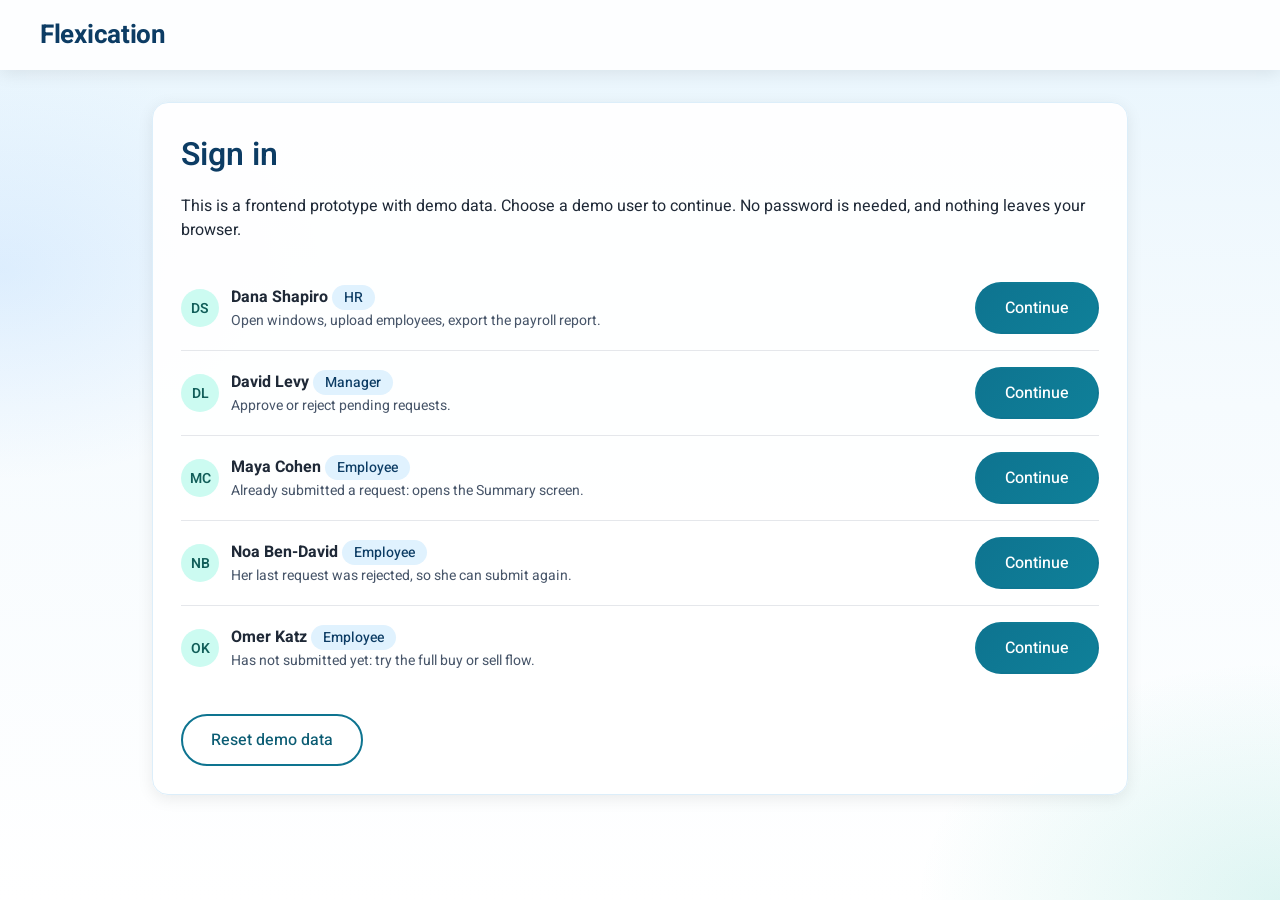
<file: index.html>
<!doctype html>
<html lang="en" dir="ltr">
<head>
  <meta charset="utf-8">
  <meta name="viewport" content="width=1024">
  <title>Flexication - Sign in</title>
  <link rel="preconnect" href="https://fonts.googleapis.com">
  <link rel="preconnect" href="https://fonts.gstatic.com" crossorigin>
  <link href="https://fonts.googleapis.com/css2?family=Heebo:wght@400;500;600;700&display=swap" rel="stylesheet">
  <link rel="stylesheet" href="css/styles.css">
</head>
<body>
  <header class="app-header" id="app-header"><a class="brand" href="index.html">Flexication</a></header>
  <main>
    <section class="card">
      <h1>Sign in</h1>
      <p>This is a frontend prototype with demo data. Choose a demo user to continue. No password is needed, and nothing leaves your browser.</p>
      <ul class="user-list" id="user-list" aria-label="Demo users"></ul>
      <div id="status" class="message" role="status" aria-live="polite"></div>
      <div class="actions">
        <button class="btn btn-outline" id="reset" type="button">Reset demo data</button>
      </div>
    </section>
  </main>
  <script type="module" src="js/pages/login.js"></script>
</body>
</html>
</file>
<file: css/styles.css>
/* Flexication prototype styles. Palette and shapes follow spec/style-guide.png and spec/mockups.png.
   Buttons use Ocean Blue with white text (5.4:1 or better), not Light Teal, to keep 4.5:1 contrast. */
:root {
  --ocean: #0E7490;
  --ocean-dark: #0B5C73;
  --ocean-light: #0F8099;
  --teal: #14B8A6;
  --teal-soft: #CCFBF1;
  --teal-ink: #115E59;
  --sky: #93C5FD;
  --soft-blue: #E0F2FE;
  --sand: #F3E8D9;
  --graphite: #1F2937;
  --slate: #475569;
  --gray: #94A3B8;
  --light-gray: #E5E7EB;
  --navy: #0C3C64;
  --success: #047857;
  --error: #B91C1C;
  --radius: 16px;
  --shadow: 0 4px 16px rgba(0, 0, 0, 0.08);
}

* { box-sizing: border-box; }

body {
  margin: 0;
  min-width: 1024px;
  font-family: 'Heebo', system-ui, -apple-system, 'Segoe UI', Arial, sans-serif;
  font-size: 16px;
  color: var(--graphite);
  min-height: 100vh;
  background:
    radial-gradient(520px 340px at 100% 100%, rgba(20, 184, 166, 0.14), transparent 70%),
    radial-gradient(460px 300px at 0% 30%, rgba(147, 197, 253, 0.22), transparent 70%),
    linear-gradient(180deg, #E8F5FD 0%, #F6FBFE 45%, #FFFFFF 100%);
  background-attachment: fixed;
}

h1 { font-size: 32px; font-weight: 600; color: var(--navy); margin: 0 0 16px; }
h2 { font-size: 24px; font-weight: 600; color: var(--navy); margin: 0 0 16px; }
h3 { font-size: 20px; font-weight: 600; color: var(--navy); margin: 0 0 8px; }
p { line-height: 1.5; }
small, .small { font-size: 14px; color: var(--slate); }
.muted { color: var(--slate); }
.hidden, [hidden] { display: none !important; }
a { color: var(--ocean-dark); }
.icon { width: 1.25em; height: 1.25em; flex: none; vertical-align: -0.2em; }

/* ----- header and layout ----- */
.app-header {
  display: flex; align-items: center; justify-content: space-between;
  padding: 16px 40px; background: rgba(255, 255, 255, 0.92); box-shadow: var(--shadow);
}
.brand { font-size: 26px; font-weight: 700; color: var(--navy); text-decoration: none; letter-spacing: -0.3px; }
.user-area { display: flex; align-items: center; gap: 16px; }
main { max-width: 1040px; margin: 32px auto; padding: 0 32px; }
main.center { max-width: 520px; margin-top: 64px; }

.card {
  background: rgba(255, 255, 255, 0.94); border: 1px solid #DCEEFA; border-radius: var(--radius);
  box-shadow: var(--shadow); padding: 28px; margin-bottom: 24px;
}
.grid-2 { display: grid; grid-template-columns: 1fr 1fr; gap: 24px; align-items: start; }
.grid-2 > .card, .grid-2 > .choice { margin-bottom: 0; }
.stack > * + * { margin-top: 24px; }
.stack > .card { margin-bottom: 0; }
.row { display: flex; gap: 16px; align-items: center; flex-wrap: wrap; }
.row-fields { display: grid; grid-template-columns: 1fr 1fr; gap: 16px; }
.actions { display: flex; gap: 16px; flex-wrap: wrap; margin: 24px 0 0; }
.actions.end { justify-content: flex-end; }
.card-title { display: flex; align-items: center; gap: 12px; margin-bottom: 16px; }
.card-title h2, .card-title h3 { margin: 0; }

/* ----- icon circle ----- */
.icon-circle {
  display: inline-flex; align-items: center; justify-content: center; flex: none;
  width: 44px; height: 44px; border-radius: 50%; background: var(--teal-soft); color: var(--teal-ink);
}
.icon-circle .icon { width: 22px; height: 22px; }
.icon-circle.blue { background: var(--soft-blue); color: var(--ocean-dark); }
.icon-circle.small-circle { width: 36px; height: 36px; }

/* ----- forms ----- */
label { display: block; font-weight: 500; margin-bottom: 8px; }
input[type='text'], input[type='number'], input[type='date'], input[type='file'], select, textarea {
  width: 100%; padding: 12px 16px; margin-bottom: 4px; font: inherit; color: var(--graphite);
  border: 1px solid var(--gray); border-radius: 12px; background: #fff;
}
input[type='file'] { padding: 10px 12px; }
.field { margin-bottom: 20px; }
.field > label { margin-bottom: 6px; }
.field .hint { font-size: 14px; color: var(--slate); margin: 4px 0 0; }
.field .error-text, .error-text { font-size: 14px; color: var(--error); font-weight: 500; margin: 4px 0 0; }
.error-text:empty { display: none; }
input[aria-invalid='true'], select[aria-invalid='true'] { border-color: var(--error); border-width: 2px; }
.label-row { display: flex; justify-content: space-between; align-items: baseline; gap: 16px; }
.check { display: flex; align-items: flex-start; gap: 12px; font-weight: 500; }
.check input { width: 20px; height: 20px; margin-top: 2px; flex: none; accent-color: var(--ocean); }
.check label { margin: 0; font-weight: 500; }

/* ----- buttons ----- */
.btn {
  display: inline-flex; align-items: center; justify-content: center; gap: 8px;
  font: inherit; font-weight: 500; padding: 12px 28px; border: 2px solid transparent; border-radius: 999px;
  background: linear-gradient(135deg, var(--ocean) 0%, var(--ocean-light) 100%); color: #fff; cursor: pointer; text-decoration: none;
}
.btn:hover { background: var(--ocean-dark); }
.btn:disabled { opacity: 0.55; cursor: not-allowed; }
.btn-block { width: 100%; padding: 16px 28px; font-size: 18px; }
.btn-secondary { background: var(--sky); color: var(--graphite); }
.btn-secondary:hover { background: #7FB6F7; }
.btn-outline { background: #fff; color: var(--ocean-dark); border-color: var(--ocean); }
.btn-outline:hover { background: var(--soft-blue); }
.btn-reject { background: #FEE2E2; color: #991B1B; border-color: #FCA5A5; }
.btn-reject:hover { background: #FECACA; }
.btn-sm { padding: 8px 20px; }
:focus-visible { outline: 3px solid var(--navy); outline-offset: 2px; }

/* ----- messages, frames, badges ----- */
.message { margin: 16px 0 0; padding: 12px 16px; border-radius: 12px; }
.message:empty { display: none; }
.message.error { background: #FEF2F2; color: var(--error); border: 1px solid var(--error); }
.message.ok { background: #ECFDF5; color: var(--success); border: 1px solid var(--success); }
.message.info { background: var(--soft-blue); color: var(--navy); border: 1px solid var(--ocean); }

.frame {
  display: flex; align-items: center; gap: 12px; border: 1px solid #BFE3F7; border-radius: var(--radius);
  padding: 14px 20px; background: var(--soft-blue); color: var(--navy); font-weight: 500; margin-bottom: 24px;
}
.frame .icon { color: var(--ocean); width: 24px; height: 24px; }

.role-badge {
  display: inline-block; padding: 2px 12px; border-radius: 999px; background: var(--soft-blue);
  color: var(--navy); font-size: 14px; font-weight: 500;
}
.badge { display: inline-block; padding: 2px 14px; border-radius: 999px; font-size: 14px; font-weight: 500; white-space: nowrap; }
.badge-pending { background: #FEF3C7; color: #78350F; border: 1px solid #B45309; }
.badge-approved { background: #D1FAE5; color: #065F46; border: 1px solid #065F46; }
.badge-rejected { background: #FEE2E2; color: #991B1B; border: 1px solid #991B1B; }
.badge-nodecision { background: #F3F4F6; color: #374151; border: 1px solid #374151; }
.badge-buy { background: var(--teal-soft); color: var(--teal-ink); border: 1px solid var(--teal-ink); }
.badge-sell { background: var(--soft-blue); color: var(--navy); border: 1px solid var(--navy); }
.badge-open { background: #D1FAE5; color: #065F46; border: 1px solid #065F46; }
.badge-closed { background: #F3F4F6; color: #374151; border: 1px solid #374151; }

/* ----- tables ----- */
table { width: 100%; border-collapse: collapse; }
th, td { text-align: left; padding: 12px 16px; border-bottom: 1px solid var(--light-gray); vertical-align: middle; }
th { font-weight: 600; color: var(--navy); background: var(--soft-blue); }
td.num, th.num { text-align: right; }
.table-wrap { overflow-x: auto; border: 1px solid #DCEEFA; border-radius: 12px; background: #fff; }
.person { display: flex; align-items: center; gap: 12px; }
.avatar {
  display: inline-flex; align-items: center; justify-content: center; flex: none; width: 38px; height: 38px;
  border-radius: 50%; background: var(--teal-soft); color: var(--teal-ink); font-weight: 600; font-size: 14px;
}
.decision { display: flex; gap: 8px; flex-wrap: wrap; }

/* ----- login ----- */
.user-list { list-style: none; margin: 24px 0; padding: 0; }
.user-row { display: flex; align-items: center; justify-content: space-between; gap: 24px; padding: 16px 0; border-bottom: 1px solid var(--light-gray); }
.user-row:last-child { border-bottom: 0; }
.user-row .person { flex: 1; }

/* ----- screen 1: onboarding ----- */
.hero {
  display: grid; grid-template-columns: 1.1fr 1fr; align-items: stretch; overflow: hidden; padding: 0;
  background: linear-gradient(120deg, #F2FAFE 0%, #E3F4FC 100%);
}
.hero-text { padding: 36px 32px 32px 36px; }
.hero-text h1 { font-size: 40px; line-height: 1.15; margin-bottom: 12px; }
.hero-img { position: relative; min-height: 280px; }
.hero-img img {
  position: absolute; inset: 0; width: 100%; height: 100%; object-fit: cover;
  -webkit-mask-image: linear-gradient(to right, transparent 0%, #000 35%);
  mask-image: linear-gradient(to right, transparent 0%, #000 35%);
}
.benefits { display: grid; grid-template-columns: repeat(3, 1fr); gap: 16px; margin-top: 24px; }
.benefit { display: flex; flex-direction: column; gap: 8px; }
.benefit strong { color: var(--navy); }
.policy-box { max-height: 360px; overflow-y: auto; padding-right: 8px; }
.policy-box h3 { margin-top: 16px; font-size: 18px; }
.policy-box p { margin: 8px 0; font-size: 15px; }
.window-summary { margin: 16px 0; }
.result-line { display: flex; justify-content: space-between; gap: 16px; padding: 8px 0; border-bottom: 1px solid var(--light-gray); }
.result-line:last-child { border-bottom: 0; }
.result-line strong { white-space: nowrap; }

/* ----- screen 2: request ----- */
.tile-pair { display: grid; grid-template-columns: 1fr 1fr; gap: 12px; margin: 16px 0 8px; }
.tile { background: var(--soft-blue); border-radius: 12px; padding: 12px 16px; text-align: center; }
.tile .tile-label { font-size: 14px; color: var(--slate); }
.tile .tile-value { font-size: 22px; font-weight: 600; color: var(--navy); }
.tile-row { display: grid; grid-template-columns: repeat(3, 1fr); gap: 12px; margin-top: 8px; }
.tile .tile-label { display: block; }
.chat { border: 1px solid var(--light-gray); border-radius: 12px; padding: 16px; height: 240px; overflow-y: auto; background: #F8FAFC; margin-bottom: 12px; }
.bubble { padding: 8px 14px; border-radius: 12px; margin: 8px 0; max-width: 90%; line-height: 1.4; }
.bubble.user { background: var(--ocean); color: #fff; margin-left: auto; }
.bubble.ai { background: #fff; border: 1px solid var(--light-gray); }
.bubble.sys { background: #FEF3C7; color: #78350F; border: 1px solid #78350F; }
.segmented { display: flex; gap: 8px; margin: 0 0 20px; padding: 0; border: 0; }
.segmented legend { padding: 0; margin-bottom: 8px; }
.seg { display: inline-flex; align-items: center; gap: 8px; padding: 8px 24px; margin: 0; border: 2px solid var(--ocean); border-radius: 999px; cursor: pointer; font-weight: 500; color: var(--ocean-dark); background: #fff; }
.seg input { width: auto; margin: 0; accent-color: #fff; }
.seg:has(input:checked) { background: var(--ocean); color: #fff; }
.seg:has(input:focus-visible) { outline: 3px solid var(--navy); outline-offset: 2px; }

/* ----- screen 3: confirm ----- */
.choice { border: 2px solid transparent; border-radius: var(--radius); padding: 24px; background: rgba(255, 255, 255, 0.94); box-shadow: var(--shadow); }
.choice-head { display: flex; align-items: center; gap: 16px; margin-bottom: 16px; }
.choice-head .icon-circle { width: 52px; height: 52px; }
.choice-head .icon-circle .icon { width: 28px; height: 28px; }
.choice h2 { margin: 0; font-size: 16px; font-weight: 500; color: var(--slate); }
.choice .big { font-size: 30px; font-weight: 600; color: var(--navy); }
.choice[data-selected='true'] { border-color: var(--ocean); background: var(--soft-blue); }
.choice .btn { width: 100%; }
.choice-note { font-size: 14px; color: var(--slate); margin: 8px 0 0; }
.stepper { display: flex; align-items: center; gap: 8px; }
.stepper input { text-align: center; font-size: 20px; margin: 0; }
.step-btn { background: none; border: 0; padding: 4px; cursor: pointer; color: var(--ocean-dark); border-radius: 50%; display: inline-flex; }
.step-btn:disabled { opacity: 0.4; cursor: not-allowed; }
.step-btn .icon { width: 36px; height: 36px; }
.summary-box { background: var(--soft-blue); border-radius: 12px; padding: 8px 16px; margin-top: 16px; }

/* ----- screen 4: summary ----- */
.success { text-align: center; padding: 8px 0 24px; }
.success-icon {
  display: inline-flex; align-items: center; justify-content: center; width: 84px; height: 84px; border-radius: 50%;
  background: var(--teal); color: #fff; box-shadow: 0 0 0 10px rgba(20, 184, 166, 0.16); margin-bottom: 16px;
}
.success-icon .icon { width: 46px; height: 46px; stroke-width: 3; }
.success h1 { margin-bottom: 4px; }
.success .big-number { margin: 0; }
.summary-grid { display: grid; grid-template-columns: 1fr 1.2fr 0.6fr; gap: 24px; align-items: stretch; }
.summary-grid > .card { margin-bottom: 0; }
.summary-photo { border-radius: var(--radius); overflow: hidden; box-shadow: var(--shadow); min-height: 260px; }
.summary-photo img { width: 100%; height: 100%; object-fit: cover; display: block; }
.kv { display: grid; grid-template-columns: 150px 1fr; gap: 12px 16px; margin: 0; align-items: center; }
.kv dt { color: var(--slate); }
.kv dd { margin: 0; font-weight: 500; }
.big-number { font-size: 28px; font-weight: 600; color: var(--navy); }

/* ----- employee pages: wide, compact layout so each screen fits without scrolling ----- */
main.wide { max-width: 1400px; margin: 16px auto; padding: 0 32px; }
.wide h1 { font-size: 28px; margin: 0 0 12px; }
.wide h2 { font-size: 20px; margin: 0 0 12px; }
.wide h3 { font-size: 17px; }
.wide .card { padding: 20px; margin-bottom: 0; }
.wide .field { margin-bottom: 12px; }
.wide .stack > * + * { margin-top: 16px; }
.wide input[type='text'], .wide select { padding: 9px 14px; }
.wide .result-line { padding: 6px 0; }
.wide .message { margin-top: 12px; }
.app-fit .app-header { padding: 10px 40px; }
.app-fit .brand { font-size: 24px; }

.cols-2-1 { display: grid; grid-template-columns: 2.1fr 1fr; gap: 20px; align-items: stretch; margin-top: 16px; }
.cols-3 { display: grid; grid-template-columns: 0.9fr 1.1fr 1fr; gap: 20px; align-items: start; }
.wide .grid-2 { gap: 20px; }
.footer-bar { display: flex; align-items: center; justify-content: space-between; gap: 24px; margin-top: 16px; }

.wide .hero { grid-template-columns: 1.2fr 1fr; min-height: 0; }
.wide .hero-text { padding: 22px 28px; }
.wide .hero-text h1 { font-size: 34px; margin-bottom: 6px; }
.wide .hero-text p { margin: 0 0 4px; }
.wide .hero-img { min-height: 190px; }
.wide .benefits { margin-top: 14px; gap: 12px; }
.benefit { flex-direction: row; align-items: flex-start; gap: 10px; }
.benefit .small { font-size: 13px; line-height: 1.3; }

.policy-intro { margin: 0 0 12px; }
.policy-cols { display: grid; grid-template-columns: repeat(3, 1fr); gap: 20px; }
.policy-cols h3 { margin: 0 0 6px; color: var(--ocean-dark); }
.policy-cols ul { margin: 0; padding-left: 18px; }
.policy-cols li { font-size: 14.5px; line-height: 1.45; margin-bottom: 6px; }
table.compact th, table.compact td { padding: 8px 10px; font-size: 14px; }

.wide .chat { height: 330px; }
.ai-card { display: flex; flex-direction: column; }
.wide .tile-pair { margin: 0 0 4px; }
.wide .tile { padding: 8px 12px; }
.wide .seg { padding: 6px 20px; }
.wide .segmented { margin-bottom: 12px; }
.wide .choice { padding: 16px 20px; }
.wide .choice-head { margin-bottom: 12px; }
.wide .choice-head .icon-circle { width: 44px; height: 44px; }
.wide .choice .big { font-size: 26px; }
.wide .success { padding: 0 0 16px; }
.wide .success-icon { width: 64px; height: 64px; margin-bottom: 10px; }
.wide .success-icon .icon { width: 34px; height: 34px; }
.wide .summary-photo { min-height: 240px; }

/* onboarding: acceptance box lives in the windows card */
.cols-2-1 > .card:last-child { display: flex; flex-direction: column; }
.accept-box { margin-top: auto; padding-top: 16px; display: flex; flex-direction: column; gap: 14px; border-top: 1px solid var(--light-gray); }
.accept-box .btn { align-self: flex-start; }
.wide .hero-text { padding: 16px 28px; }
.wide .hero-text h1 { font-size: 30px; }
.wide .hero-img { min-height: 150px; }
.wide .benefits { margin-top: 10px; }
.policy-cols li { font-size: 14px; line-height: 1.4; margin-bottom: 5px; }
.cols-2-1 { margin-top: 12px; }
main.wide { margin: 12px auto; }

/* Shorter screens (laptops): scale the employee pages down a little so each screen still fits. */
@media (max-height: 820px) { body.app-fit { zoom: 0.92; } }
@media (max-height: 740px) { body.app-fit { zoom: 0.84; } }
@media (max-height: 660px) { body.app-fit { zoom: 0.78; } }

.policy-cols { grid-template-columns: repeat(auto-fit, minmax(240px, 1fr)); }

/* the policy card now holds the acceptance box */
.cols-2-1 > .card:first-child { display: flex; flex-direction: column; }
.cols-2-1 > .card:first-child .accept-box { flex-direction: row; align-items: center; justify-content: space-between; margin-top: auto; }

.once-note { margin: 0 0 10px; font-weight: 700; color: var(--navy); }

.emph { color: #C2410C; font-weight: 700; }

.btn-link { background: none; border: 0; color: var(--ocean-dark); text-decoration: underline; cursor: pointer; font: inherit; padding: 8px 0 0; display: block; }

.optional { font-size: 14px; font-weight: 400; color: var(--slate); }

/* screen 3: days card centered under the Buy/Sell cards, confirmation card under it */
.once-year-note { margin: 8px 0 14px; font-size: 15px; }
.center-col { max-width: 600px; margin: 0 auto; display: flex; flex-direction: column; gap: 16px; }

/* screen 3: one aligned column, same width for every card */
.confirm-wrap { max-width: 920px; margin: 0 auto; }
.confirm-wrap .center-col { max-width: none; margin: 0; }
.days-row { display: flex; align-items: center; justify-content: space-between; gap: 24px; }
.days-row .stepper { width: 280px; flex: none; }
.confirm-wrap .grid-2 { margin-bottom: 16px; }
.confirm-wrap .actions { flex-wrap: nowrap; }

/* screen 3: photo along the right side, full height of the screen */
.confirm-layout { display: grid; grid-template-columns: minmax(0, 1fr) 300px; gap: 24px; align-items: stretch; min-height: calc(100vh - 92px); }
.confirm-layout .confirm-wrap { max-width: none; margin: 0; }
.side-photo { border-radius: var(--radius); overflow: hidden; box-shadow: var(--shadow); }
.side-photo img { width: 100%; height: 100%; object-fit: cover; display: block; }

/* screen 3 photo: smaller, kept near its original resolution so it stays sharp */
.confirm-layout { grid-template-columns: minmax(0, 1fr) 200px; min-height: 0; align-items: start; }
.side-photo { align-self: start; }
.side-photo img { height: auto; aspect-ratio: 152 / 268; }

/* screen 3: the photo spans the height of the white cards, from the Buy/Sell cards to the confirmation card */
.confirm-layout { grid-template-columns: minmax(0, 1fr) 240px; align-items: stretch; }
.side-photo { position: relative; align-self: stretch; min-height: 320px; }
.side-photo img { position: absolute; inset: 0; width: 100%; height: 100%; aspect-ratio: auto; object-fit: cover; }
</file>
